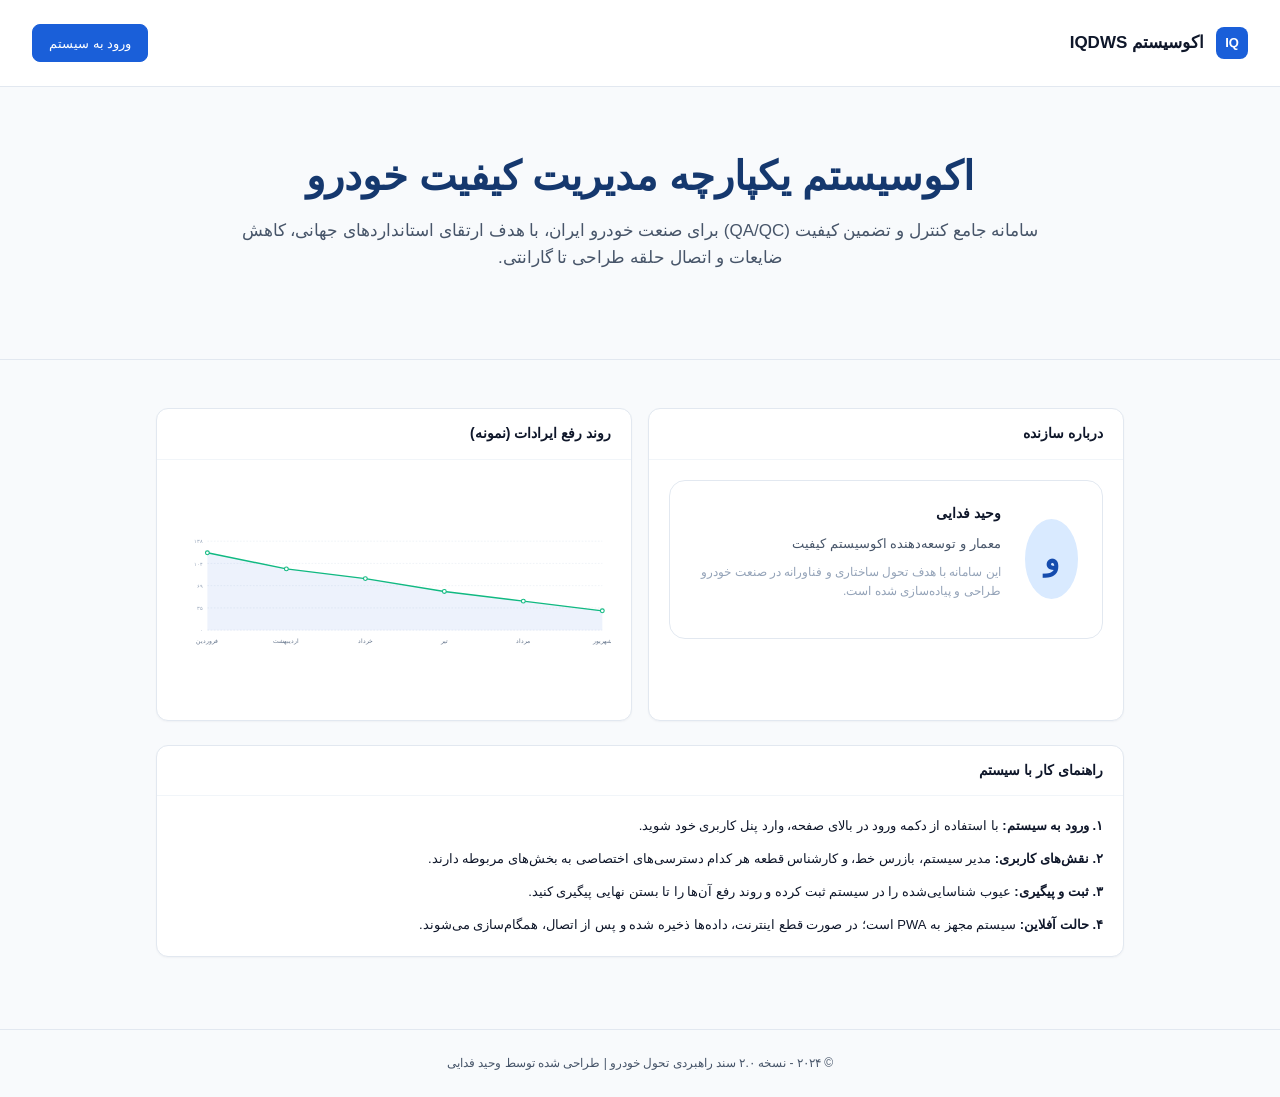
<file: index.html>
<!DOCTYPE html>
<html lang="fa" dir="rtl">
<head>
  <meta charset="UTF-8">
  <meta name="viewport" content="width=device-width, initial-scale=1.0">
  <title>IQDWS — اکوسیستم یکپارچه کیفیت خودرو</title>
  <link rel="manifest" href="manifest.json">
  <link rel="stylesheet" href="assets/css/tokens.css">
  <link rel="stylesheet" href="assets/css/base.css">
  <link rel="stylesheet" href="assets/css/components.css">
  <link rel="stylesheet" href="assets/css/layout.css">
  <link rel="stylesheet" href="assets/css/pages.css">
  <style>
    /* استایل اختصاصی صفحه فرود */
    .landing-header {
      padding: var(--space-6) var(--space-8); display: flex; justify-content: space-between; align-items: center;
      background: var(--surface-base); border-bottom: 1px solid var(--border-default);
    }
    .landing-hero {
      text-align: center; padding: var(--space-16) var(--space-4); background: var(--surface-subtle);
      border-bottom: 1px solid var(--border-default);
    }
    .landing-hero h1 { font-size: 2.5rem; margin-bottom: var(--space-4); color: var(--brand-900); }
    .landing-hero p { font-size: var(--font-size-lg); max-width: 800px; margin: 0 auto var(--space-6); color: var(--text-secondary); }
    .landing-content { max-width: 1000px; margin: 0 auto; padding: var(--space-12) var(--space-4); }
    .creator-card { display: flex; align-items: center; gap: var(--space-6); background: var(--surface-raised); padding: var(--space-6); border-radius: var(--radius-xl); border: 1px solid var(--border-default); }
    .creator-avatar { width: 80px; height: 80px; border-radius: 50%; background: var(--brand-100); color: var(--brand-700); display: flex; align-items: center; justify-content: center; font-size: 2rem; font-weight: bold; }
  </style>
</head>
<body>

  <!-- هدر ساده -->
  <header class="landing-header">
    <div class="flex items-center gap-3">
      <div class="sidebar-brand-logo">IQ</div>
      <span class="text-lg text-bold">اکوسیستم IQDWS</span>
    </div>
    <button class="btn btn-primary" id="btn-show-login">ورود به سیستم</button>
  </header>

  <!-- بخش هیرو -->
  <section class="landing-hero">
    <h1>اکوسیستم یکپارچه مدیریت کیفیت خودرو</h1>
    <p>سامانه جامع کنترل و تضمین کیفیت (QA/QC) برای صنعت خودرو ایران، با هدف ارتقای استانداردهای جهانی، کاهش ضایعات و اتصال حلقه طراحی تا گارانتی.</p>
  </section>

  <!-- محتوای اصلی -->
  <main class="landing-content">
    <div class="grid-2 mb-6">
      <!-- معرفی سازنده -->
      <div class="card">
        <div class="card-header"><h3 class="card-title">درباره سازنده</h3></div>
        <div class="card-body">
          <div class="creator-card">
            <div class="creator-avatar">و</div>
            <div>
              <h4 class="mb-1">وحید فدایی</h4>
              <p class="text-sm text-muted mb-2">معمار و توسعه‌دهنده اکوسیستم کیفیت</p>
              <p class="text-xs text-faint">این سامانه با هدف تحول ساختاری و فناورانه در صنعت خودرو طراحی و پیاده‌سازی شده است.</p>
            </div>
          </div>
        </div>
      </div>

      <!-- نمودار رفع ایرادات -->
      <div class="card">
        <div class="card-header"><h3 class="card-title">روند رفع ایرادات (نمونه)</h3></div>
        <div class="card-body" id="landing-chart"></div>
      </div>
    </div>

    <!-- راهنمای کار -->
    <div class="card mb-6">
      <div class="card-header"><h3 class="card-title">راهنمای کار با سیستم</h3></div>
      <div class="card-body">
        <ul class="flex flex-col gap-3 text-sm">
          <li><strong>۱. ورود به سیستم:</strong> با استفاده از دکمه ورود در بالای صفحه، وارد پنل کاربری خود شوید.</li>
          <li><strong>۲. نقش‌های کاربری:</strong> مدیر سیستم، بازرس خط، و کارشناس قطعه هر کدام دسترسی‌های اختصاصی به بخش‌های مربوطه دارند.</li>
          <li><strong>۳. ثبت و پیگیری:</strong> عیوب شناسایی‌شده را در سیستم ثبت کرده و روند رفع آن‌ها را تا بستن نهایی پیگیری کنید.</li>
          <li><strong>۴. حالت آفلاین:</strong> سیستم مجهز به PWA است؛ در صورت قطع اینترنت، داده‌ها ذخیره شده و پس از اتصال، همگام‌سازی می‌شوند.</li>
        </ul>
      </div>
    </div>
  </main>

  <!-- فوتر -->
  <footer class="text-center p-6 text-muted text-xs border-top" style="border-top: 1px solid var(--border-default);">
    &copy; ۲۰۲۴ - نسخه ۲.۰ سند راهبردی تحول خودرو | طراحی شده توسط وحید فدایی
  </footer>

  <script type="module" src="assets/js/pages/login.js"></script>
  <script>
    if ('serviceWorker' in navigator) { navigator.serviceWorker.register('./sw.js'); }
  </script>
</body>
</html>
</file>
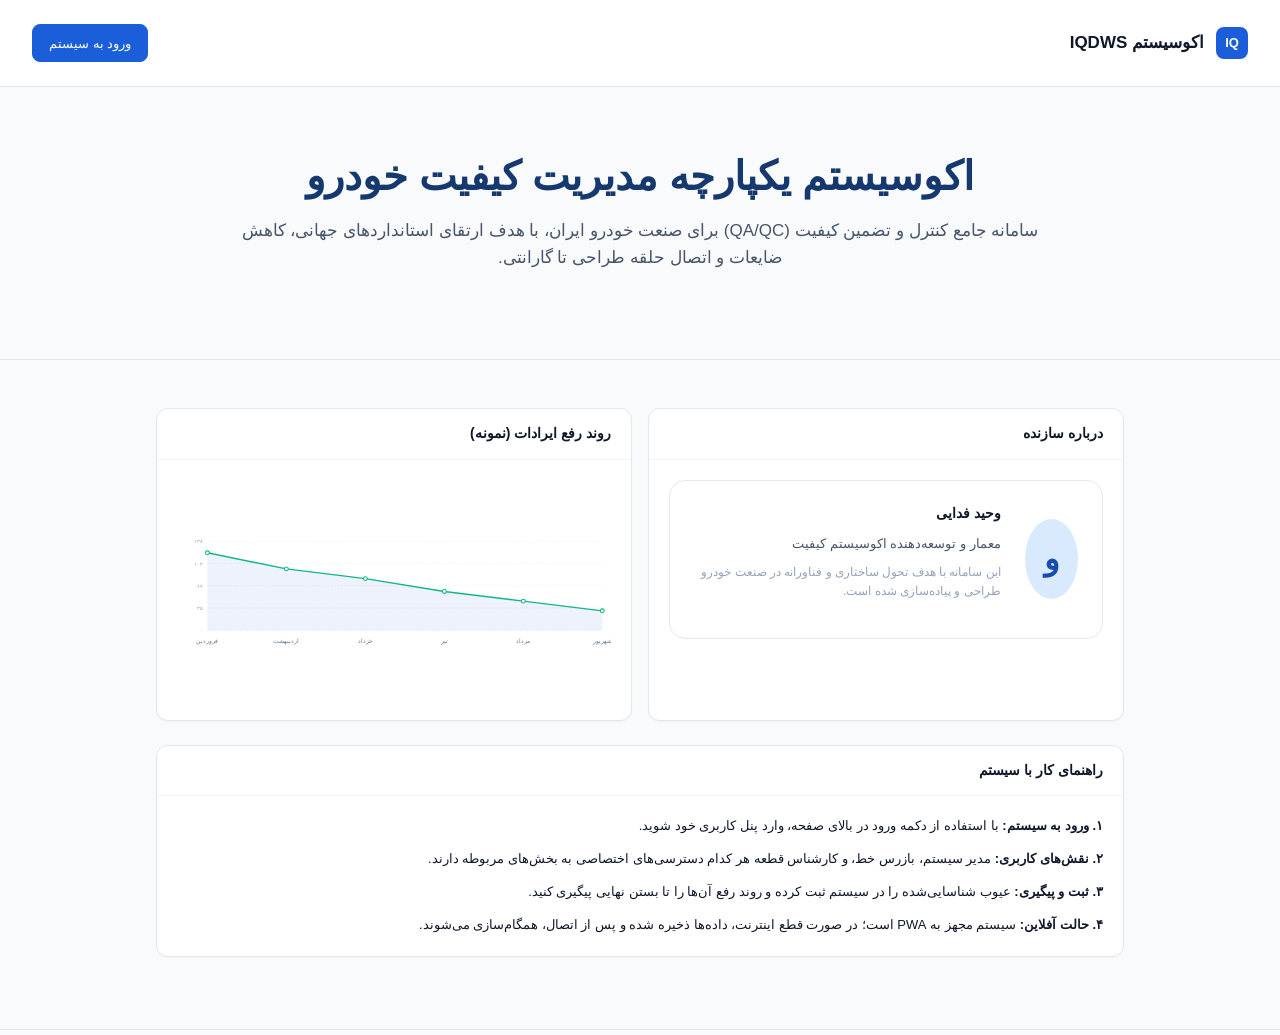
<file: admin.html>
<!DOCTYPE html>
<html lang="fa" dir="rtl">
<head>
  <meta charset="UTF-8">
  <meta name="viewport" content="width=device-width, initial-scale=1.0">
  <title>IQDWS — مدیریت سیستم</title>
  <link rel="manifest" href="manifest.json">
  <link rel="stylesheet" href="assets/css/tokens.css">
  <link rel="stylesheet" href="assets/css/base.css">
  <link rel="stylesheet" href="assets/css/components.css">
  <link rel="stylesheet" href="assets/css/layout.css">
  <link rel="stylesheet" href="assets/css/pages.css">
</head>
<body>
  <div id="app-shell" class="app-shell">
    <main class="app-main">
      <div class="app-main-inner">

        <!-- ▼▼▼ محتوای فعلی admin.html را اینجا قرار دهید — بدون تغییر ▼▼▼ -->
        <!-- ▲▲▲ پایان محتوای فعلی ▲▲▲ -->

      </div>
    </main>
  </div>

  <script type="module" src="assets/js/pages/admin.js"></script>
  <script>
    if ('serviceWorker' in navigator) {
      navigator.serviceWorker.register('sw.js');
    }
  </script>
</body>
</html>
</file>
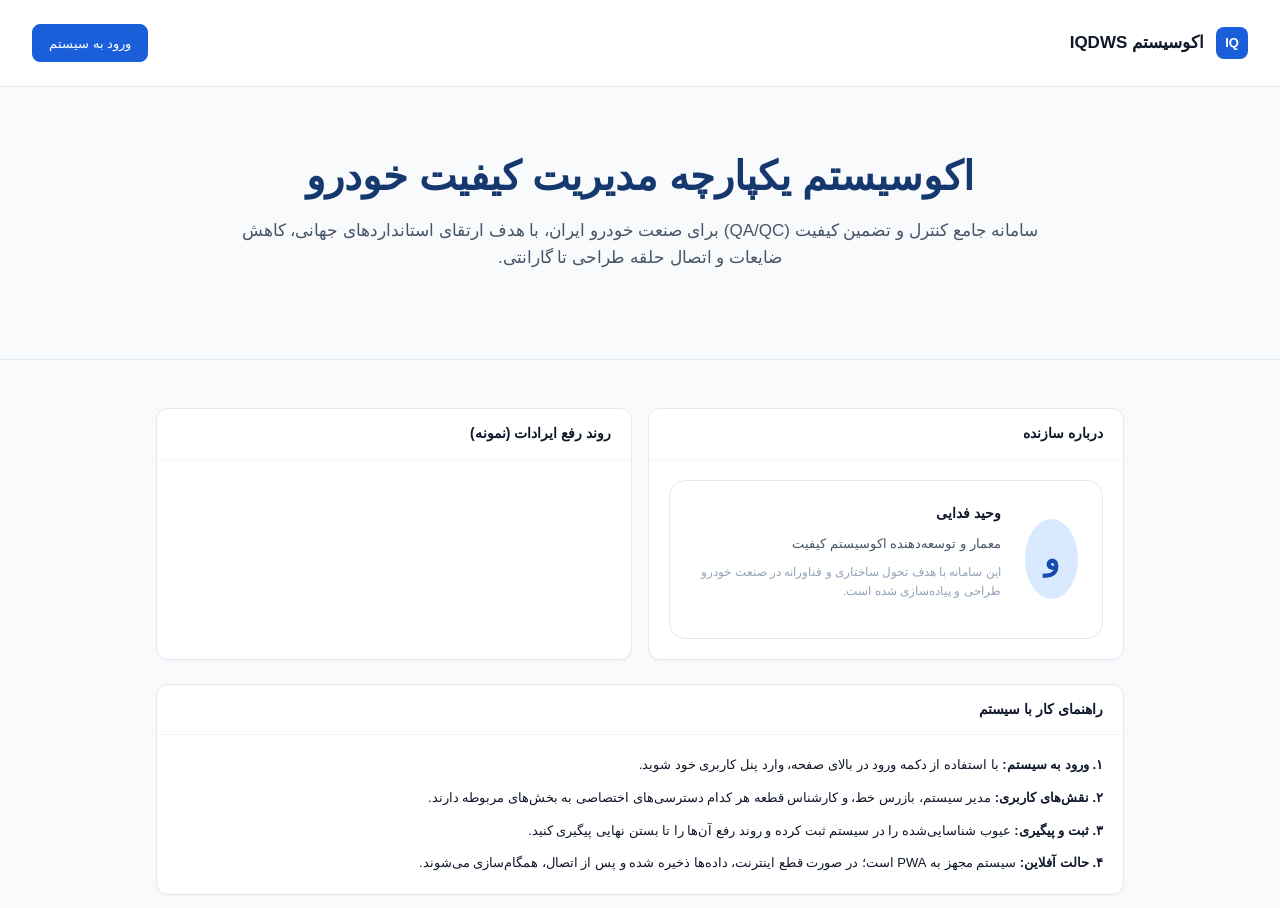
<file: main.html>
<!DOCTYPE html>
<html lang="fa" dir="rtl">
<head>
  <meta charset="UTF-8">
  <meta name="viewport" content="width=device-width, initial-scale=1.0">
  <title>IQDWS — داشبورد</title>
  <link rel="manifest" href="manifest.json">
  <link rel="stylesheet" href="assets/css/tokens.css">
  <link rel="stylesheet" href="assets/css/base.css">
  <link rel="stylesheet" href="assets/css/components.css">
  <link rel="stylesheet" href="assets/css/layout.css">
  <link rel="stylesheet" href="assets/css/pages.css">
</head>
<body>
  <div id="app-shell" class="app-shell">
    <main class="app-main">
      <div class="app-main-inner">

        <!-- Page header -->
        <div class="page-header">
          <div>
            <h1 class="page-title">داشبورد اکوسیستم کیفیت</h1>
            <p class="page-subtitle">نمای کلی وضعیت کیفیت — ۷ روز گذشته</p>
          </div>
          <div class="page-actions">
            <button class="btn btn-secondary" disabled title="در فاز ۷ فعال می‌شود">
              خروجی گزارش
            </button>
            <button class="btn btn-primary" id="refresh-dashboard">
              🔄 به‌روزرسانی
            </button>
          </div>
        </div>

        <!-- KPI cards -->
        <div class="grid-kpi" id="kpi-grid"></div>

        <!-- Charts -->
        <div class="grid-2" style="margin-bottom: var(--space-6);">
          <div class="card">
            <div class="card-header">
              <h3 class="card-title">روند عیوب — ۷ روز اخیر</h3>
            </div>
            <div class="card-body" id="chart-trend"></div>
          </div>
          <div class="card">
            <div class="card-header">
              <h3 class="card-title">توزیع عیوب بر اساس شدت</h3>
            </div>
            <div class="card-body" id="chart-severity"></div>
          </div>
        </div>

        <!-- Lists -->
        <div class="grid-2" style="margin-bottom: var(--space-6);">
          <div class="card">
            <div class="card-header">
              <h3 class="card-title">هشدارهای QAN فعال</h3>
              <a href="modules/_stub.html?key=ncr&label=NCR" class="btn btn-ghost btn-sm">مشاهده همه</a>
            </div>
            <div class="card-body" id="qan-list"></div>
          </div>
          <div class="card">
            <div class="card-header">
              <h3 class="card-title">آخرین NCRها</h3>
              <a href="modules/_stub.html?key=ncr&label=NCR" class="btn btn-ghost btn-sm">مشاهده همه</a>
            </div>
            <div class="card-body" id="ncr-list"></div>
          </div>
        </div>

        <!-- Quick access -->
        <div class="card" style="margin-bottom: var(--space-6);">
          <div class="card-header">
            <h3 class="card-title">دسترسی سریع</h3>
          </div>
          <div class="card-body">
            <div class="grid-3" id="quick-access"></div>
          </div>
        </div>

        <!-- ▼▼▼ محتوای فعلی main.html را اینجا قرار دهید — بدون تغییر ▼▼▼ -->
        <!--
          محتوای «سامانه مادر IQDWS» و آپلود خروج فعلی را دقیقاً همین‌جا
          (داخل این div) قرار دهید. هیچ چیزی از آن حذف یا تغییر نکنید.
          در فاز بعدی در صورت نیاز، استایل‌های inline آن را به pages.css
          منتقل می‌کنیم.
        -->
        <div id="legacy-content"></div>
        <!-- ▲▲▲ پایان محتوای فعلی ▲▲▲ -->

      </div>
    </main>
  </div>

  <script type="module" src="assets/js/pages/main.js"></script>
  <script>
    if ('serviceWorker' in navigator) {
      navigator.serviceWorker.register('sw.js');
    }
  </script>
</body>
</html>
</file>
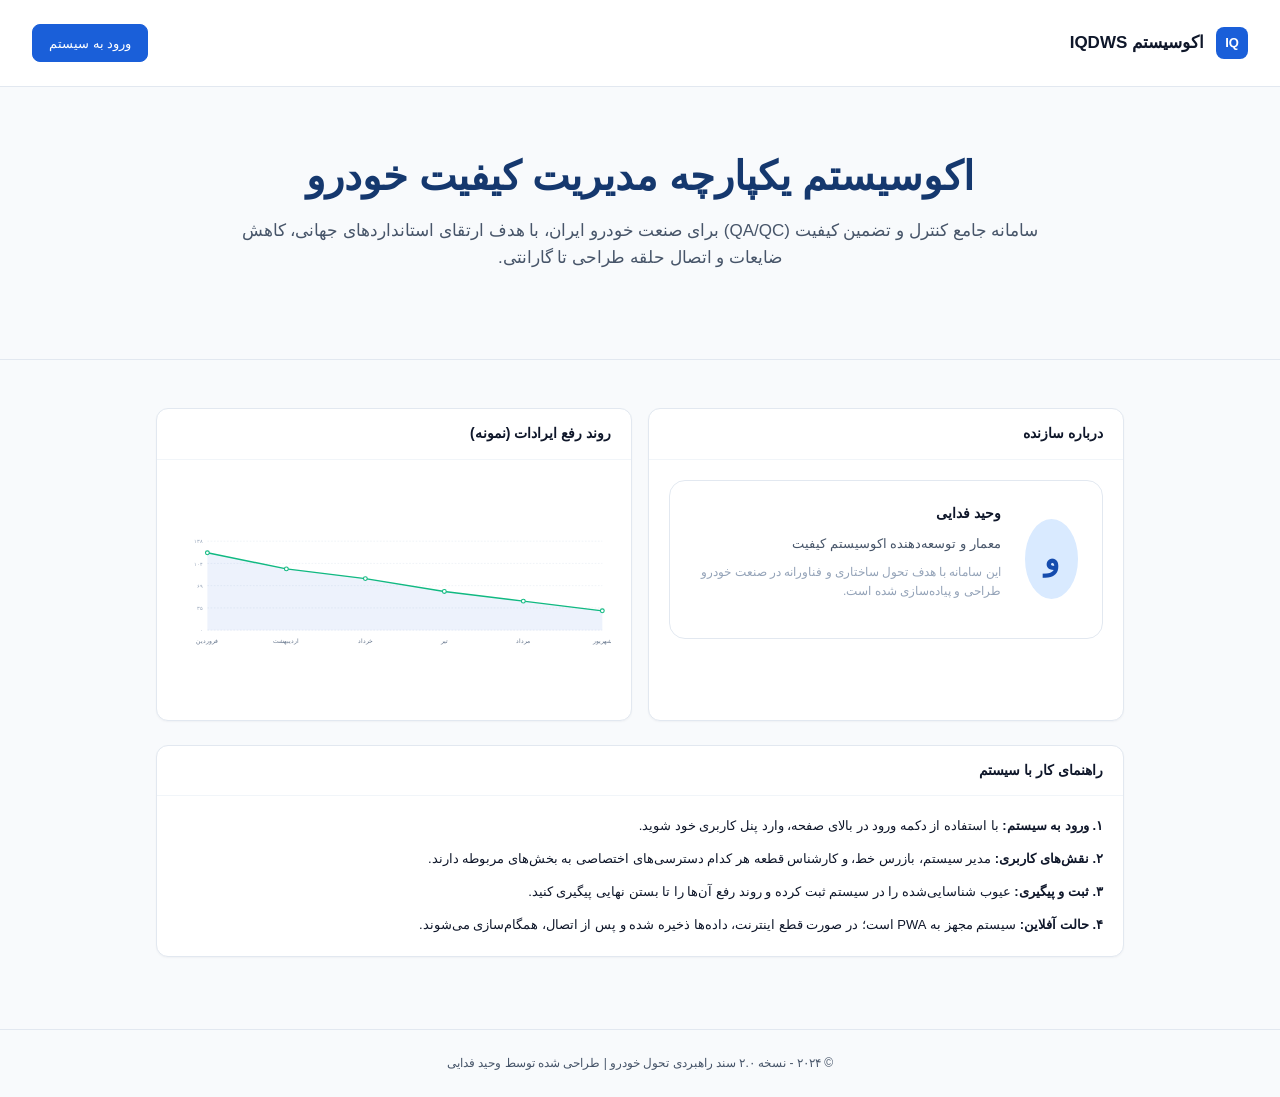
<file: supplier.html>
<!DOCTYPE html>
<html lang="fa" dir="rtl">
<head>
  <meta charset="UTF-8">
  <meta name="viewport" content="width=device-width, initial-scale=1.0">
  <title>IQDWS — پورتال تأمین‌کننده</title>
  <link rel="manifest" href="manifest.json">
  <link rel="stylesheet" href="assets/css/tokens.css">
  <link rel="stylesheet" href="assets/css/base.css">
  <link rel="stylesheet" href="assets/css/components.css">
  <link rel="stylesheet" href="assets/css/layout.css">
  <link rel="stylesheet" href="assets/css/pages.css">
</head>
<body>
  <div id="app-shell" class="app-shell">
    <main class="app-main">
      <div class="app-main-inner">

        <!-- ▼▼▼ محتوای فعلی supplier.html را اینجا قرار دهید — بدون تغییر ▼▼▼ -->
        <!-- ▲▲▲ پایان محتوای فعلی ▲▲▲ -->

      </div>
    </main>
  </div>

  <script type="module" src="assets/js/pages/supplier.js"></script>
  <script>
    if ('serviceWorker' in navigator) {
      navigator.serviceWorker.register('sw.js');
    }
  </script>
</body>
</html>
</file>
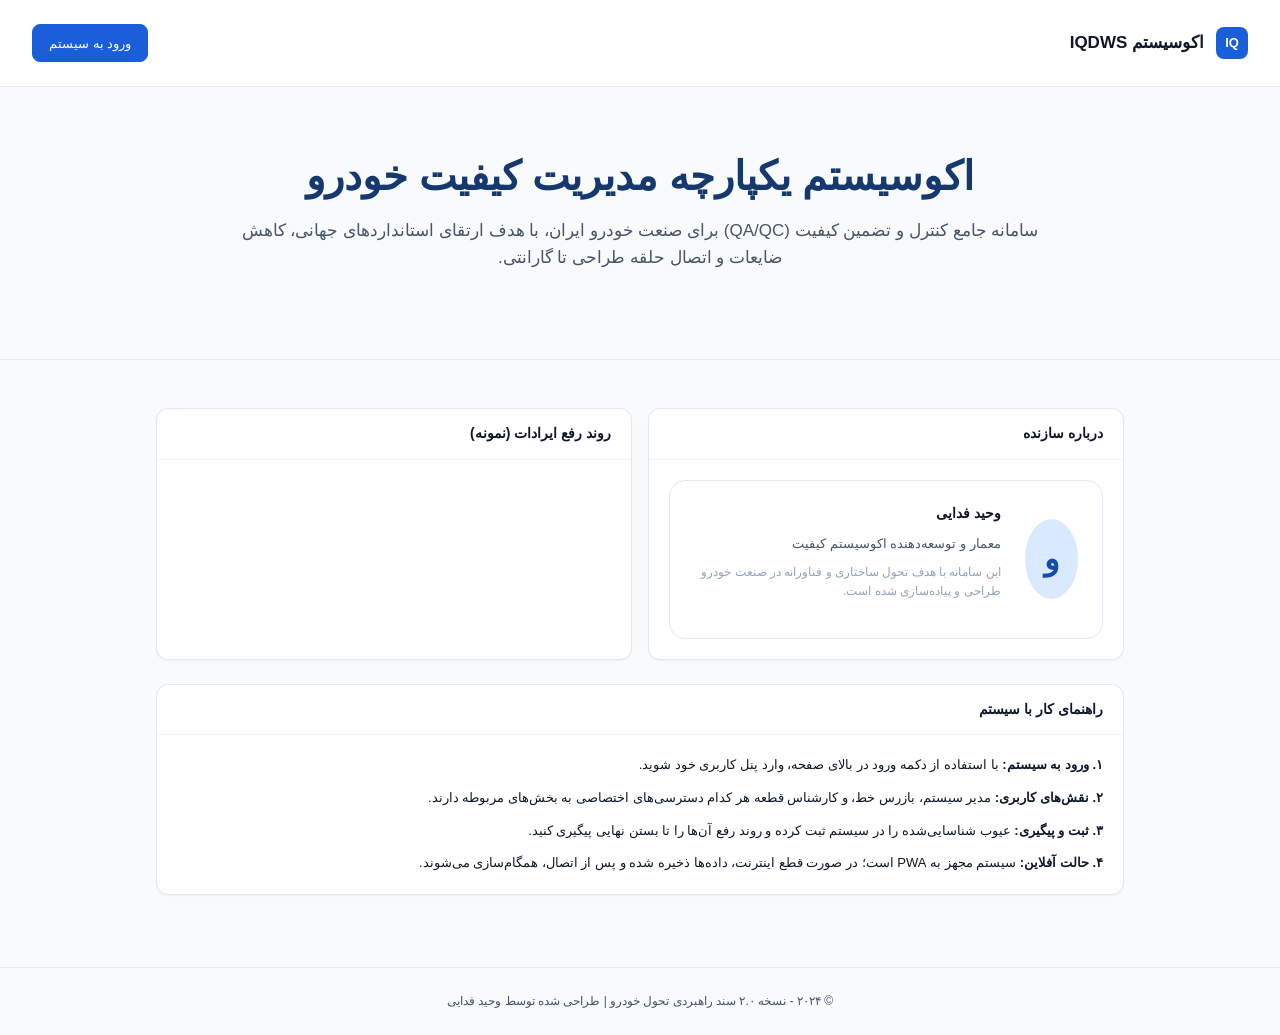
<file: modules/_stub.html>
<!DOCTYPE html>
<html lang="fa" dir="rtl">
<head>
  <meta charset="UTF-8">
  <meta name="viewport" content="width=device-width, initial-scale=1.0">
  <title>IQDWS — ماژول در حال ساخت</title>
  <link rel="manifest" href="../manifest.json">
  <link rel="stylesheet" href="../assets/css/tokens.css">
  <link rel="stylesheet" href="../assets/css/base.css">
  <link rel="stylesheet" href="../assets/css/components.css">
  <link rel="stylesheet" href="../assets/css/layout.css">
  <link rel="stylesheet" href="../assets/css/pages.css">
</head>
<body>
  <div id="app-shell" class="app-shell">
    <main class="app-main">
      <div class="app-main-inner">
        <div class="card">
          <div class="card-body">
            <div class="empty-state">
              <div class="empty-state-icon">🚧</div>
              <div class="empty-state-title" id="stub-title">این ماژول به زودی اضافه می‌شود</div>
              <div class="empty-state-desc" id="stub-desc">
                این بخش در فازهای بعدی اکوسیستم کیفیت پیاده‌سازی خواهد شد.
              </div>
              <div class="mt-4">
                <a href="../main.html" class="btn btn-primary">بازگشت به داشبورد</a>
              </div>
            </div>
          </div>
        </div>
      </div>
    </main>
  </div>
  <script type="module">
    import { mountShell } from '../assets/js/shell.js';
    import { store } from '../assets/js/store.js';
    const session = await store.getSession();
    if (session) store.set('session', session);
    mountShell();
    const params = new URLSearchParams(location.search);
    const label = params.get('label');
    if (label) {
      document.getElementById('stub-title').textContent = `ماژول «${label}» به زودی اضافه می‌شود`;
    }
  </script>
</body>
</html>
</file>
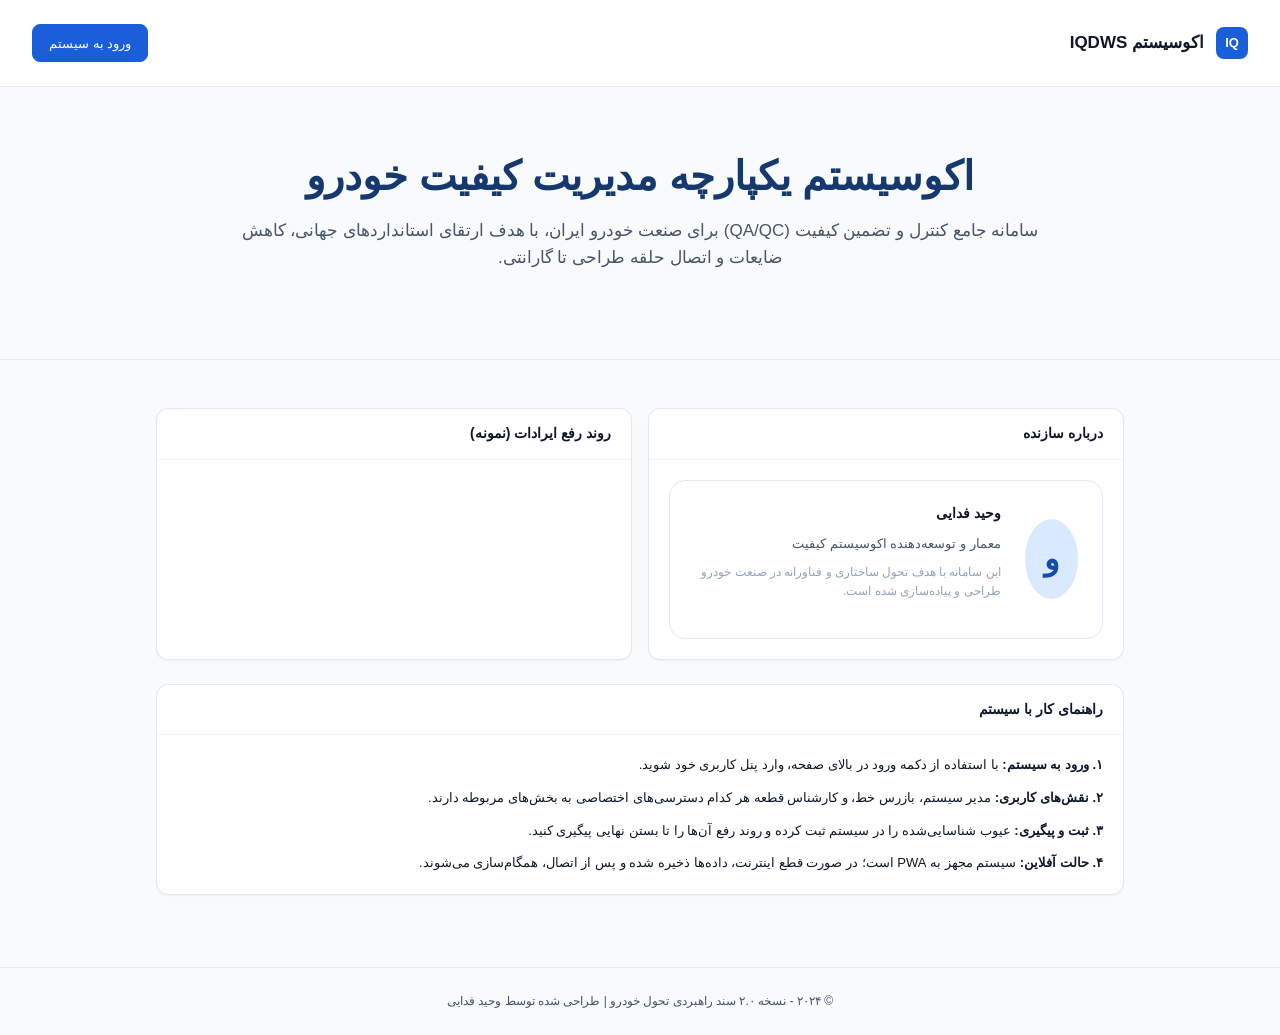
<file: modules/qc/inspection.html>
<!DOCTYPE html>
<html lang="fa" dir="rtl">
<head>
  <meta charset="UTF-8">
  <meta name="viewport" content="width=device-width, initial-scale=1.0">
  <title>IQDWS — بازرسی و خودکنترلی</title>
  <link rel="manifest" href="../../manifest.json">
  <link rel="stylesheet" href="../../assets/css/tokens.css">
  <link rel="stylesheet" href="../../assets/css/base.css">
  <link rel="stylesheet" href="../../assets/css/components.css">
  <link rel="stylesheet" href="../../assets/css/layout.css">
  <link rel="stylesheet" href="../../assets/css/pages.css">
</head>
<body>
  <div id="app-shell" class="app-shell">
    <main class="app-main">
      <div class="app-main-inner">
        <div class="page-header">
          <div>
            <h1 class="page-title">گزارش عملکرد خودکنترلی اپراتوران</h1>
            <p class="page-subtitle">ثبت نمرات کیفی خط مونتاژ و تکمیل‌کاری</p>
          </div>
          <div class="page-actions">
            <button class="btn btn-primary" id="btn-create-inspection">➕ ثبت نمره جدید</button>
          </div>
        </div>

        <div class="grid-2 mb-6">
          <div class="card">
            <div class="card-header"><h3 class="card-title">خلاصه عملکرد گروه شما</h3></div>
            <div class="card-body">
               <div class="flex justify-between items-center mb-4">
                  <span class="text-muted">میانگین نمره خودکنترلی:</span>
                  <span class="score-badge" id="avg-score">۰</span>
               </div>
               <div class="flex justify-between items-center">
                  <span class="text-muted">تعداد ارزیابی‌های امروز:</span>
                  <span class="text-bold" id="total-evals">۰</span>
               </div>
            </div>
          </div>
        </div>

        <div class="card">
          <div class="card-header"><h3 class="card-title">لیست پرسنل و نمرات</h3></div>
          <div class="card-body" id="inspection-table-container"></div>
        </div>
      </div>
    </main>
  </div>
  <script type="module" src="../../assets/js/pages/inspection.js"></script>
</body>
</html>
</file>
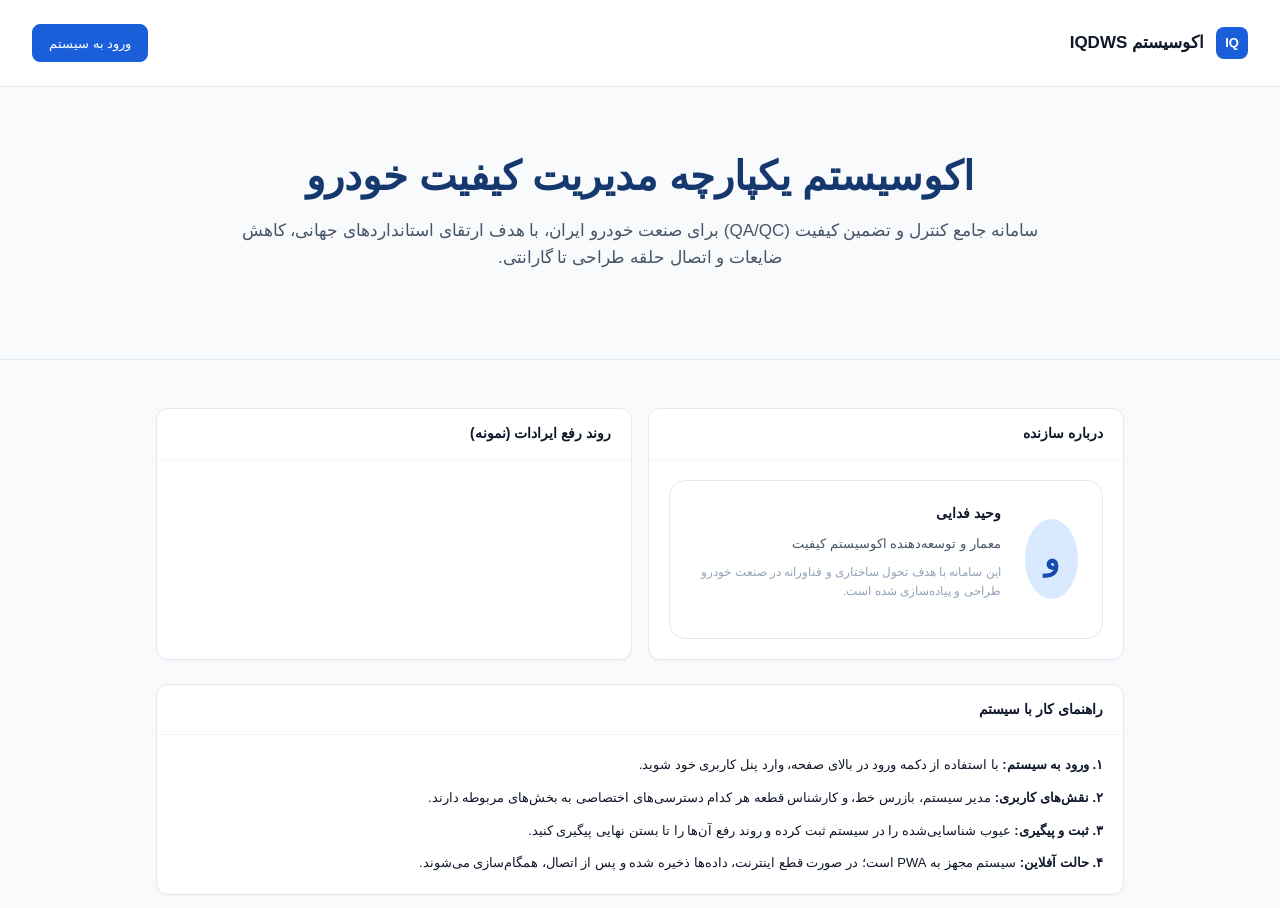
<file: modules/qc/ncr.html>
<!DOCTYPE html>
<html lang="fa" dir="rtl">
<head>
  <meta charset="UTF-8">
  <meta name="viewport" content="width=device-width, initial-scale=1.0">
  <title>IQDWS — مدیریت ایرادات (NCR)</title>
  <link rel="manifest" href="../../manifest.json">
  <link rel="stylesheet" href="../../assets/css/tokens.css">
  <link rel="stylesheet" href="../../assets/css/base.css">
  <link rel="stylesheet" href="../../assets/css/components.css">
  <link rel="stylesheet" href="../../assets/css/layout.css">
  <link rel="stylesheet" href="../../assets/css/pages.css">
</head>
<body>
  <div id="app-shell" class="app-shell">
    <main class="app-main">
      <div class="app-main-inner">
        <div class="page-header">
          <div>
            <h1 class="page-title">مدیریت ایرادات (NCR)</h1>
            <p class="page-subtitle">گردش کار ثبت، بررسی و بستن ایرادات خط تولید</p>
          </div>
          <div class="page-actions">
            <!-- دکمه ثبت فقط برای بازرس و ادمین نمایش داده می شود -->
            <button class="btn btn-primary" id="btn-create-ncr" style="display:none;">➕ ثبت ایراد جدید</button>
          </div>
        </div>

        <div class="card">
          <div class="card-body" id="ncr-table-container">
            <!-- جدول اینجا لود می‌شود -->
          </div>
        </div>
      </div>
    </main>
  </div>

  <script type="module" src="../../assets/js/pages/ncr.js"></script>
</body>
</html>
</file>
<file: assets/css/tokens.css>
/**
 * Design Tokens — IQDWS Quality Ecosystem
 * تنها جای تعریف رنگ، فونت، فاصله، سایه و اندازه.
 * برای تغییر تم فقط همین فایل را ویرایش کنید.
 */
:root {
  /* Brand — آبی صنعتی */
  --brand-50:  #eef6ff;  --brand-100: #d9eaff;  --brand-200: #bcdaff;
  --brand-300: #8ec2ff;  --brand-400: #599fff;  --brand-500: #2f7bf6;
  --brand-600: #1a5fd9;  --brand-700: #154cae;  --brand-800: #154089;
  --brand-900: #15386e;

  /* Semantic */
  --success-50: #ecfdf5; --success-500: #10b981; --success-600: #059669; --success-700: #047857;
  --warning-50: #fffbeb; --warning-500: #f59e0b; --warning-600: #d97706; --warning-700: #b45309;
  --danger-50:  #fef2f2; --danger-500:  #ef4444; --danger-600:  #dc2626; --danger-700:  #b91c1c;

  /* Neutral */
  --gray-0:   #ffffff; --gray-25:  #fcfcfd; --gray-50:  #f8fafc;
  --gray-100: #f1f5f9; --gray-200: #e2e8f0; --gray-300: #cbd5e1;
  --gray-400: #94a3b8; --gray-500: #64748b; --gray-600: #475569;
  --gray-700: #334155; --gray-800: #1e293b; --gray-900: #0f172a;
  --gray-950: #020617;

  /* Surfaces */
  --surface-base:    var(--gray-0);
  --surface-subtle:  var(--gray-50);
  --surface-muted:   var(--gray-100);
  --surface-raised:  var(--gray-0);
  --surface-overlay: rgba(15, 23, 42, 0.55);

  /* Text */
  --text-primary:   var(--gray-900);
  --text-secondary: var(--gray-600);
  --text-tertiary:  var(--gray-400);
  --text-inverse:   var(--gray-0);
  --text-link:      var(--brand-600);

  /* Border */
  --border-subtle:  var(--gray-100);
  --border-default: var(--gray-200);
  --border-strong:  var(--gray-300);
  --border-focus:   var(--brand-500);

  /* Typography */
  --font-family: "Vazirmatn", "IRANSans", "Segoe UI", Tahoma, sans-serif;
  --font-family-mono: "JetBrains Mono", "Fira Code", monospace;
  --font-size-2xs: 0.6875rem; --font-size-xs:  0.75rem;
  --font-size-sm:  0.8125rem; --font-size-md:  0.875rem;
  --font-size-base:0.9375rem; --font-size-lg:  1.0625rem;
  --font-size-xl:  1.25rem;   --font-size-2xl: 1.5rem;
  --font-size-3xl: 1.875rem;
  --font-weight-normal:   400; --font-weight-medium:   500;
  --font-weight-semibold: 600; --font-weight-bold:     700;
  --line-height-tight: 1.25;   --line-height-base:  1.6;

  /* Spacing */
  --space-0: 0;       --space-1: 0.25rem; --space-2: 0.5rem;
  --space-3: 0.75rem; --space-4: 1rem;    --space-5: 1.25rem;
  --space-6: 1.5rem;  --space-8: 2rem;    --space-10: 2.5rem;
  --space-12: 3rem;   --space-16: 4rem;

  /* Radius */
  --radius-xs: 4px; --radius-sm: 6px; --radius-md: 8px;
  --radius-lg: 12px; --radius-xl: 16px; --radius-full: 9999px;

  /* Shadows */
  --shadow-xs: 0 1px 2px rgba(15,23,42,.04);
  --shadow-sm: 0 1px 3px rgba(15,23,42,.06);
  --shadow-md: 0 4px 6px -1px rgba(15,23,42,.08);
  --shadow-lg: 0 10px 15px -3px rgba(15,23,42,.08);
  --shadow-xl: 0 20px 25px -5px rgba(15,23,42,.10);
  --shadow-focus: 0 0 0 3px rgba(47,123,246,.25);

  /* Transitions */
  --transition-fast: 120ms ease;
  --transition-base: 200ms ease;
  --transition-slow: 320ms ease;

  /* Z-Index */
  --z-base: 1; --z-dropdown: 100; --z-sticky: 200;
  --z-overlay: 300; --z-modal: 400; --z-toast: 500;

  /* Layout */
  --sidebar-width: 260px;
  --header-height: 60px;
  --content-max-width: 1440px;
}
</file>
<file: assets/css/base.css>
/**
 * Base — ریست، تایپوگرافی فارسی، RTL، اسکرول‌بار، یوتیلیتی‌های پایه
 */
*, *::before, *::after { box-sizing: border-box; }
html, body { margin: 0; padding: 0; }
html { font-size: 16px; -webkit-text-size-adjust: 100%; }

body {
  font-family: var(--font-family);
  font-size: var(--font-size-base);
  line-height: var(--line-height-base);
  color: var(--text-primary);
  background: var(--surface-subtle);
  -webkit-font-smoothing: antialiased;
  min-height: 100vh;
  direction: rtl;
  text-align: right;
  overflow-x: hidden;
}

h1,h2,h3,h4,h5,h6 { margin: 0 0 var(--space-3); font-weight: var(--font-weight-semibold); line-height: var(--line-height-tight); }
h1 { font-size: var(--font-size-2xl); }
h2 { font-size: var(--font-size-xl); }
h3 { font-size: var(--font-size-lg); }
h4 { font-size: var(--font-size-md); }

p { margin: 0 0 var(--space-3); color: var(--text-secondary); }
a { color: var(--text-link); text-decoration: none; transition: color var(--transition-fast); }
a:hover { color: var(--brand-700); text-decoration: underline; text-underline-offset: 3px; }
strong, b { font-weight: var(--font-weight-semibold); }
small { font-size: var(--font-size-xs); }
code, pre { font-family: var(--font-family-mono); font-size: .9em; background: var(--surface-muted); padding: .15em .4em; border-radius: var(--radius-xs); }
hr { border: 0; border-top: 1px solid var(--border-default); margin: var(--space-6) 0; }

input, select, textarea, button { font-family: inherit; font-size: inherit; }
button { cursor: pointer; background: none; border: none; padding: 0; color: inherit; }
ul, ol { margin: 0; padding: 0; list-style: none; }
img, svg { display: block; max-width: 100%; }

:focus { outline: none; }
:focus-visible { outline: 2px solid var(--border-focus); outline-offset: 2px; border-radius: var(--radius-xs); }
::selection { background: var(--brand-100); color: var(--brand-900); }

::-webkit-scrollbar { width: 10px; height: 10px; }
::-webkit-scrollbar-track { background: transparent; }
::-webkit-scrollbar-thumb { background: var(--gray-300); border-radius: var(--radius-full); border: 2px solid var(--surface-base); }
::-webkit-scrollbar-thumb:hover { background: var(--gray-400); }

/* Utilities */
.hidden { display: none !important; }
.sr-only { position: absolute; width: 1px; height: 1px; padding: 0; margin: -1px; overflow: hidden; clip: rect(0,0,0,0); white-space: nowrap; border: 0; }
.flex { display: flex; } .flex-col { flex-direction: column; }
.items-center { align-items: center; } .items-start { align-items: flex-start; }
.justify-between { justify-content: space-between; } .justify-center { justify-content: center; }
.flex-wrap { flex-wrap: wrap; } .flex-1 { flex: 1 1 0%; }
.gap-1 { gap: var(--space-1); } .gap-2 { gap: var(--space-2); }
.gap-3 { gap: var(--space-3); } .gap-4 { gap: var(--space-4); }
.gap-6 { gap: var(--space-6); }
.text-center { text-align: center; } .text-start { text-align: right; } .text-end { text-align: left; }
.text-xs { font-size: var(--font-size-xs); } .text-sm { font-size: var(--font-size-sm); }
.text-md { font-size: var(--font-size-md); } .text-lg { font-size: var(--font-size-lg); }
.text-muted { color: var(--text-secondary); } .text-faint { color: var(--text-tertiary); }
.text-success { color: var(--success-600); } .text-warning { color: var(--warning-600); }
.text-danger { color: var(--danger-600); } .text-bold { font-weight: var(--font-weight-semibold); }
.text-mono { font-family: var(--font-family-mono); }
.mt-0{margin-top:0}.mt-2{margin-top:var(--space-2)}.mt-4{margin-top:var(--space-4)}.mt-6{margin-top:var(--space-6)}
.mb-0{margin-bottom:0}.mb-2{margin-bottom:var(--space-2)}.mb-4{margin-bottom:var(--space-4)}.mb-6{margin-bottom:var(--space-6)}
.p-2{padding:var(--space-2)}.p-4{padding:var(--space-4)}.p-6{padding:var(--space-6)}

/* Animations */
@keyframes spin { to { transform: rotate(360deg); } }
@keyframes pulse { 0%,100%{opacity:1} 50%{opacity:.5} }
@keyframes fadeIn { from{opacity:0} to{opacity:1} }
@keyframes slideUp { from{opacity:0;transform:translateY(8px)} to{opacity:1;transform:translateY(0)} }
</file>
<file: assets/css/components.css>
/**
 * Components — دکمه، کارت، KPI، بج، فرم، جدول، مودال، Toast، تب، Empty، Breadcrumb
 */

/* Buttons */
.btn {
  display: inline-flex; align-items: center; justify-content: center;
  gap: var(--space-2); height: 38px; padding: 0 var(--space-4);
  border-radius: var(--radius-md); font-size: var(--font-size-sm);
  font-weight: var(--font-weight-medium); line-height: 1; white-space: nowrap;
  border: 1px solid transparent;
  transition: background-color var(--transition-fast), border-color var(--transition-fast), color var(--transition-fast), box-shadow var(--transition-fast);
}
.btn:disabled { opacity: .5; cursor: not-allowed; }
.btn:not(:disabled):active { transform: translateY(1px); }
.btn-primary { background: var(--brand-600); color: var(--text-inverse); border-color: var(--brand-600); }
.btn-primary:not(:disabled):hover { background: var(--brand-700); border-color: var(--brand-700); }
.btn-secondary { background: var(--surface-base); color: var(--text-primary); border-color: var(--border-strong); }
.btn-secondary:not(:disabled):hover { background: var(--surface-muted); }
.btn-ghost { background: transparent; color: var(--text-secondary); }
.btn-ghost:not(:disabled):hover { background: var(--surface-muted); color: var(--text-primary); }
.btn-danger { background: var(--danger-600); color: var(--text-inverse); border-color: var(--danger-600); }
.btn-danger:not(:disabled):hover { background: var(--danger-700); }
.btn-sm { height: 30px; padding: 0 var(--space-3); font-size: var(--font-size-xs); }
.btn-lg { height: 46px; padding: 0 var(--space-6); font-size: var(--font-size-md); }
.btn-icon { width: 38px; padding: 0; }
.btn-icon.btn-sm { width: 30px; }

/* Cards */
.card { background: var(--surface-raised); border: 1px solid var(--border-default); border-radius: var(--radius-lg); box-shadow: var(--shadow-xs); overflow: hidden; }
.card-body { padding: var(--space-5); }
.card-header { padding: var(--space-4) var(--space-5); border-bottom: 1px solid var(--border-subtle); display: flex; align-items: center; justify-content: space-between; gap: var(--space-3); }
.card-title { margin: 0; font-size: var(--font-size-md); font-weight: var(--font-weight-semibold); }

/* KPI Card */
.kpi-card { background: var(--surface-raised); border: 1px solid var(--border-default); border-radius: var(--radius-lg); padding: var(--space-5); display: flex; flex-direction: column; gap: var(--space-2); position: relative; overflow: hidden; transition: border-color var(--transition-base), box-shadow var(--transition-base); }
.kpi-card:hover { border-color: var(--border-strong); box-shadow: var(--shadow-sm); }
.kpi-card::before { content: ''; position: absolute; inset-inline-start: 0; top: 0; bottom: 0; width: 4px; background: var(--brand-500); }
.kpi-card.kpi-success::before { background: var(--success-500); }
.kpi-card.kpi-warning::before { background: var(--warning-500); }
.kpi-card.kpi-danger::before  { background: var(--danger-500); }
.kpi-label { font-size: var(--font-size-xs); color: var(--text-secondary); font-weight: var(--font-weight-medium); }
.kpi-value { font-size: var(--font-size-3xl); font-weight: var(--font-weight-bold); line-height: 1; font-variant-numeric: tabular-nums; }
.kpi-trend { display: inline-flex; align-items: center; gap: var(--space-1); font-size: var(--font-size-xs); font-weight: var(--font-weight-medium); }
.kpi-trend.up { color: var(--success-600); }
.kpi-trend.down { color: var(--danger-600); }
.kpi-trend.flat { color: var(--text-tertiary); }

/* Badges */
.badge { display: inline-flex; align-items: center; gap: var(--space-1); height: 22px; padding: 0 var(--space-2); border-radius: var(--radius-full); font-size: var(--font-size-2xs); font-weight: var(--font-weight-medium); line-height: 1; white-space: nowrap; }
.badge-neutral { background: var(--gray-100); color: var(--gray-700); }
.badge-success { background: var(--success-50); color: var(--success-700); }
.badge-warning { background: var(--warning-50); color: var(--warning-700); }
.badge-danger  { background: var(--danger-50);  color: var(--danger-700); }
.badge-info    { background: var(--brand-50);   color: var(--brand-700); }
.badge-dot { width: 6px; height: 6px; border-radius: var(--radius-full); background: currentColor; }

/* Forms */
.form-group { margin-bottom: var(--space-4); }
.form-label { display: block; font-size: var(--font-size-sm); font-weight: var(--font-weight-medium); margin-bottom: var(--space-2); }
.form-label .required { color: var(--danger-600); margin-inline-start: 2px; }
.form-hint { display: block; font-size: var(--font-size-xs); color: var(--text-tertiary); margin-top: var(--space-1); }
.form-error { display: block; font-size: var(--font-size-xs); color: var(--danger-600); margin-top: var(--space-1); }
.input, .select, .textarea { display: block; width: 100%; height: 38px; padding: 0 var(--space-3); background: var(--surface-base); border: 1px solid var(--border-strong); border-radius: var(--radius-md); color: var(--text-primary); font-size: var(--font-size-sm); transition: border-color var(--transition-fast), box-shadow var(--transition-fast); }
.input:hover, .select:hover, .textarea:hover { border-color: var(--gray-400); }
.input:focus, .select:focus, .textarea:focus { outline: none; border-color: var(--border-focus); box-shadow: var(--shadow-focus); }
.input:disabled, .select:disabled, .textarea:disabled { background: var(--surface-muted); color: var(--text-tertiary); cursor: not-allowed; }
.input.is-error, .select.is-error, .textarea.is-error { border-color: var(--danger-500); }
.textarea { height: auto; min-height: 90px; padding: var(--space-2) var(--space-3); resize: vertical; }
.select { appearance: none; background-image: url("data:image/svg+xml;charset=utf-8,%3Csvg xmlns='http://www.w3.org/2000/svg' width='12' height='12' viewBox='0 0 12 12'%3E%3Cpath fill='none' stroke='%2364748b' stroke-width='1.5' stroke-linecap='round' d='M3 4.5l3 3 3-3'/%3E%3C/svg%3E"); background-repeat: no-repeat; background-position: left var(--space-3) center; padding-inline-end: var(--space-8); }
.checkbox, .radio { display: inline-flex; align-items: center; gap: var(--space-2); font-size: var(--font-size-sm); cursor: pointer; user-select: none; }
.checkbox input, .radio input { width: 16px; height: 16px; accent-color: var(--brand-600); cursor: pointer; }

/* Tables */
.table-wrapper { overflow-x: auto; border-radius: var(--radius-lg); border: 1px solid var(--border-default); background: var(--surface-raised); }
.table { width: 100%; border-collapse: collapse; font-size: var(--font-size-sm); }
.table thead th { background: var(--surface-subtle); padding: var(--space-3) var(--space-4); text-align: right; font-size: var(--font-size-xs); font-weight: var(--font-weight-semibold); color: var(--text-secondary); white-space: nowrap; border-bottom: 1px solid var(--border-default); }
.table tbody td { padding: var(--space-3) var(--space-4); border-bottom: 1px solid var(--border-subtle); vertical-align: middle; }
.table tbody tr:last-child td { border-bottom: 0; }
.table tbody tr:hover { background: var(--surface-subtle); }
.table-actions { display: flex; gap: var(--space-1); justify-content: flex-end; }

/* Modal */
.modal-backdrop { position: fixed; inset: 0; background: var(--surface-overlay); z-index: var(--z-modal); display: flex; align-items: center; justify-content: center; padding: var(--space-4); animation: fadeIn var(--transition-base); }
.modal { background: var(--surface-raised); border-radius: var(--radius-xl); box-shadow: var(--shadow-xl); width: 100%; max-width: 560px; max-height: 90vh; display: flex; flex-direction: column; animation: slideUp var(--transition-base); }
.modal.modal-lg { max-width: 800px; } .modal.modal-sm { max-width: 400px; }
.modal-header { padding: var(--space-5); border-bottom: 1px solid var(--border-subtle); display: flex; align-items: center; justify-content: space-between; gap: var(--space-3); }
.modal-title { margin: 0; font-size: var(--font-size-lg); font-weight: var(--font-weight-semibold); }
.modal-body { padding: var(--space-5); overflow-y: auto; flex: 1; }
.modal-footer { padding: var(--space-4) var(--space-5); border-top: 1px solid var(--border-subtle); display: flex; justify-content: flex-start; gap: var(--space-2); }

/* Toast */
.toast-container { position: fixed; bottom: var(--space-6); inset-inline-start: var(--space-6); z-index: var(--z-toast); display: flex; flex-direction: column; gap: var(--space-2); max-width: 380px; }
.toast { background: var(--gray-900); color: var(--text-inverse); padding: var(--space-3) var(--space-4); border-radius: var(--radius-md); box-shadow: var(--shadow-lg); font-size: var(--font-size-sm); animation: slideUp var(--transition-base); }
.toast.toast-success { background: var(--success-600); }
.toast.toast-error   { background: var(--danger-600); }
.toast.toast-warning { background: var(--warning-600); }

/* Tabs */
.tabs { display: flex; gap: var(--space-1); border-bottom: 1px solid var(--border-default); margin-bottom: var(--space-5); }
.tab { padding: var(--space-3) var(--space-4); font-size: var(--font-size-sm); font-weight: var(--font-weight-medium); color: var(--text-secondary); border-bottom: 2px solid transparent; margin-bottom: -1px; }
.tab.active { color: var(--brand-600); border-bottom-color: var(--brand-600); }

/* Empty & Loading */
.empty-state { padding: var(--space-12) var(--space-6); text-align: center; display: flex; flex-direction: column; align-items: center; gap: var(--space-3); }
.empty-state-icon { width: 64px; height: 64px; border-radius: var(--radius-full); background: var(--surface-muted); display: flex; align-items: center; justify-content: center; color: var(--text-tertiary); margin-bottom: var(--space-2); font-size: 24px; }
.empty-state-title { font-size: var(--font-size-md); font-weight: var(--font-weight-semibold); }
.empty-state-desc { font-size: var(--font-size-sm); color: var(--text-secondary); max-width: 380px; }
.spinner { width: 20px; height: 20px; border: 2px solid var(--border-default); border-top-color: var(--brand-600); border-radius: 50%; animation: spin .7s linear infinite; }
.spinner.spinner-lg { width: 36px; height: 36px; border-width: 3px; }
.loading-block { display: flex; align-items: center; justify-content: center; gap: var(--space-3); padding: var(--space-12); color: var(--text-secondary); }

/* Breadcrumb & Page Header */
.breadcrumb { display: flex; align-items: center; gap: var(--space-2); font-size: var(--font-size-xs); color: var(--text-secondary); margin-bottom: var(--space-4); flex-wrap: wrap; }
.breadcrumb-sep { color: var(--text-tertiary); }
.breadcrumb-current { color: var(--text-primary); font-weight: var(--font-weight-medium); }
.page-header { display: flex; align-items: flex-start; justify-content: space-between; gap: var(--space-4); margin-bottom: var(--space-6); flex-wrap: wrap; }
.page-title { margin: 0 0 var(--space-1); font-size: var(--font-size-2xl); font-weight: var(--font-weight-bold); }
.page-subtitle { margin: 0; font-size: var(--font-size-sm); color: var(--text-secondary); }
.page-actions { display: flex; gap: var(--space-2); flex-wrap: wrap; }
</file>
<file: assets/css/layout.css>
/**
 * Layout — پوسته اصلی، هدر، سایدبار، محتوا، واکنش‌گرا، گریدها
 */
.app-shell {
  display: grid;
  grid-template-columns: var(--sidebar-width) 1fr;
  grid-template-rows: var(--header-height) 1fr;
  grid-template-areas: "sidebar header" "sidebar main";
  min-height: 100vh;
}

/* Header */
.app-header { grid-area: header; display: flex; align-items: center; justify-content: space-between; gap: var(--space-4); padding: 0 var(--space-6); background: var(--surface-base); border-bottom: 1px solid var(--border-default); position: sticky; top: 0; z-index: var(--z-sticky); }
.app-header-start, .app-header-end { display: flex; align-items: center; gap: var(--space-3); }
.header-search { position: relative; width: 320px; }
.header-search input { width: 100%; height: 36px; padding: 0 var(--space-3); background: var(--surface-subtle); border: 1px solid var(--border-subtle); border-radius: var(--radius-md); font-size: var(--font-size-sm); }
.header-search input:focus { outline: none; background: var(--surface-base); border-color: var(--border-focus); box-shadow: var(--shadow-focus); }
.header-icon-btn { width: 36px; height: 36px; border-radius: var(--radius-md); display: inline-flex; align-items: center; justify-content: center; color: var(--text-secondary); position: relative; transition: background-color var(--transition-fast), color var(--transition-fast); }
.header-icon-btn:hover { background: var(--surface-muted); color: var(--text-primary); }
.header-icon-btn .badge-dot { position: absolute; top: 8px; inset-inline-end: 8px; width: 8px; height: 8px; background: var(--danger-500); border: 2px solid var(--surface-base); }

.offline-badge { display: inline-flex; align-items: center; gap: var(--space-2); height: 28px; padding: 0 var(--space-3); border-radius: var(--radius-full); font-size: var(--font-size-xs); font-weight: var(--font-weight-medium); background: var(--success-50); color: var(--success-700); border: 1px solid var(--success-500); }
.offline-badge.is-offline { background: var(--warning-50); color: var(--warning-700); border-color: var(--warning-500); }
.offline-badge-dot { width: 6px; height: 6px; border-radius: 50%; background: currentColor; }
.offline-badge.is-offline .offline-badge-dot { animation: pulse 1.6s ease-in-out infinite; }

.user-menu { display: flex; align-items: center; gap: var(--space-3); padding: var(--space-1) var(--space-2); border-radius: var(--radius-md); cursor: pointer; transition: background-color var(--transition-fast); }
.user-menu:hover { background: var(--surface-muted); }
.user-avatar { width: 34px; height: 34px; border-radius: var(--radius-full); background: var(--brand-600); color: var(--text-inverse); display: flex; align-items: center; justify-content: center; font-size: var(--font-size-sm); font-weight: var(--font-weight-semibold); }
.user-meta { display: flex; flex-direction: column; line-height: 1.2; }
.user-name { font-size: var(--font-size-sm); font-weight: var(--font-weight-medium); }
.user-role { font-size: var(--font-size-2xs); color: var(--text-tertiary); }

/* Sidebar */
.app-sidebar { grid-area: sidebar; background: var(--gray-900); color: var(--gray-300); display: flex; flex-direction: column; border-inline-start: 1px solid var(--gray-800); position: sticky; top: 0; height: 100vh; overflow-y: auto; z-index: var(--z-sticky); }
.sidebar-brand { height: var(--header-height); display: flex; align-items: center; gap: var(--space-3); padding: 0 var(--space-5); border-bottom: 1px solid var(--gray-800); flex-shrink: 0; }
.sidebar-brand-logo { width: 32px; height: 32px; border-radius: var(--radius-md); background: var(--brand-600); color: white; display: flex; align-items: center; justify-content: center; font-weight: var(--font-weight-bold); font-size: var(--font-size-sm); flex-shrink: 0; }
.sidebar-brand-text { display: flex; flex-direction: column; line-height: 1.2; }
.sidebar-brand-name { font-size: var(--font-size-sm); font-weight: var(--font-weight-semibold); color: white; }
.sidebar-brand-sub { font-size: var(--font-size-2xs); color: var(--gray-500); }
.sidebar-nav { padding: var(--space-4) var(--space-3); flex: 1; overflow-y: auto; }
.nav-group { margin-bottom: var(--space-2); }
.nav-group-label { display: block; padding: var(--space-2) var(--space-3); font-size: var(--font-size-2xs); font-weight: var(--font-weight-semibold); color: var(--gray-500); letter-spacing: .05em; margin-top: var(--space-3); }
.nav-link { display: flex; align-items: center; gap: var(--space-3); padding: var(--space-2) var(--space-3); border-radius: var(--radius-md); font-size: var(--font-size-sm); color: var(--gray-400); transition: background-color var(--transition-fast), color var(--transition-fast); position: relative; }
.nav-link:hover { background: var(--gray-800); color: white; text-decoration: none; }
.nav-link.active { background: var(--brand-600); color: white; }
.nav-link-icon { width: 18px; height: 18px; display: flex; align-items: center; justify-content: center; flex-shrink: 0; }
.sidebar-footer { padding: var(--space-3); border-top: 1px solid var(--gray-800); flex-shrink: 0; }
.sidebar-footer .nav-link { font-size: var(--font-size-xs); }

/* Main */
.app-main { grid-area: main; padding: var(--space-6); overflow-x: hidden; min-width: 0; }
.app-main-inner { max-width: var(--content-max-width); margin-inline: auto; }

/* Responsive */
.sidebar-toggle { display: none; }
@media (max-width: 1024px) {
  .app-shell { grid-template-columns: 1fr; grid-template-areas: "header" "main"; }
  .app-sidebar { position: fixed; top: 0; inset-inline-start: 0; width: var(--sidebar-width); transform: translateX(100%); transition: transform var(--transition-base); z-index: var(--z-overlay); }
  .app-sidebar.is-open { transform: translateX(0); box-shadow: var(--shadow-xl); }
  .sidebar-toggle { display: inline-flex; }
  .header-search { display: none; }
  .app-main { padding: var(--space-4); }
}
@media (max-width: 640px) {
  .app-header { padding: 0 var(--space-4); }
  .user-meta { display: none; }
  .page-header { flex-direction: column; align-items: stretch; }
  .page-title { font-size: var(--font-size-xl); }
}

/* Grids */
.grid-kpi { display: grid; grid-template-columns: repeat(auto-fit, minmax(200px, 1fr)); gap: var(--space-4); margin-bottom: var(--space-6); }
.grid-2 { display: grid; grid-template-columns: repeat(auto-fit, minmax(320px, 1fr)); gap: var(--space-4); }
.grid-3 { display: grid; grid-template-columns: repeat(auto-fit, minmax(260px, 1fr)); gap: var(--space-4); }
</file>
<file: assets/css/pages.css>
/**
 * Pages — استایل مشترک صفحات + داشبورد
 */

/* --- Login --- */
.login-page {
  min-height: 100vh; display: flex; align-items: center; justify-content: center;
  background: linear-gradient(135deg, var(--brand-50), var(--surface-subtle));
  padding: var(--space-4);
}
.login-card {
  width: 100%; max-width: 420px; background: var(--surface-raised);
  border: 1px solid var(--border-default); border-radius: var(--radius-xl);
  box-shadow: var(--shadow-lg); padding: var(--space-8);
}
.login-brand { display: flex; flex-direction: column; align-items: center; gap: var(--space-3); margin-bottom: var(--space-6); }
.login-brand-logo {
  width: 56px; height: 56px; border-radius: var(--radius-lg);
  background: var(--brand-600); color: white;
  display: flex; align-items: center; justify-content: center;
  font-weight: var(--font-weight-bold); font-size: var(--font-size-xl);
}
.login-brand-title { font-size: var(--font-size-xl); font-weight: var(--font-weight-bold); margin: 0; }
.login-brand-sub { font-size: var(--font-size-sm); color: var(--text-secondary); }
.login-offline-badge {
  position: fixed; top: var(--space-4); inset-inline-end: var(--space-4);
  z-index: var(--z-sticky);
}

/* --- Dashboard --- */
.dashboard-kpi-value { font-variant-numeric: tabular-nums; }
.dashboard-kpi-unit {
  font-size: var(--font-size-sm); font-weight: var(--font-weight-normal);
  color: var(--text-secondary); margin-inline-start: var(--space-1);
}

/* Donut chart */
.donut-wrapper { display: flex; align-items: center; gap: var(--space-6); flex-wrap: wrap; justify-content: center; }
.donut-legend { display: flex; flex-direction: column; gap: var(--space-2); min-width: 180px; flex: 1; }
.donut-legend-item {
  display: grid; grid-template-columns: 12px 1fr auto auto;
  align-items: center; gap: var(--space-3);
  font-size: var(--font-size-sm); padding: var(--space-1) 0;
}
.donut-legend-dot { width: 12px; height: 12px; border-radius: var(--radius-xs); }
.donut-legend-label { color: var(--text-primary); }
.donut-legend-value { color: var(--text-secondary); font-variant-numeric: tabular-nums; }
.donut-legend-pct { color: var(--text-tertiary); font-size: var(--font-size-xs); font-variant-numeric: tabular-nums; min-width: 36px; text-align: end; }

/* Compact list (QAN / NCR) */
.compact-list { display: flex; flex-direction: column; }
.compact-list-item {
  display: flex; align-items: flex-start; gap: var(--space-3);
  padding: var(--space-3) 0; border-bottom: 1px solid var(--border-subtle);
}
.compact-list-item:last-child { border-bottom: 0; }
.compact-list-item-icon {
  width: 32px; height: 32px; border-radius: var(--radius-md);
  display: flex; align-items: center; justify-content: center;
  flex-shrink: 0; font-size: var(--font-size-md);
  background: var(--surface-muted);
}
.compact-list-item-icon.is-critical { background: var(--danger-50); }
.compact-list-item-icon.is-warning  { background: var(--warning-50); }
.compact-list-item-icon.is-info     { background: var(--brand-50); }
.compact-list-item-icon.is-success  { background: var(--success-50); }
.compact-list-item-body { flex: 1; min-width: 0; }
.compact-list-item-title {
  font-size: var(--font-size-sm); font-weight: var(--font-weight-medium);
  margin: 0 0 var(--space-1);
  overflow: hidden; text-overflow: ellipsis; white-space: nowrap;
}
.compact-list-item-meta {
  display: flex; gap: var(--space-3); flex-wrap: wrap;
  font-size: var(--font-size-xs); color: var(--text-tertiary);
}

/* Quick access */
.quick-access-item {
  display: flex; align-items: center; gap: var(--space-3);
  padding: var(--space-4); border: 1px solid var(--border-default);
  border-radius: var(--radius-lg); background: var(--surface-raised);
  text-decoration: none; color: var(--text-primary);
  transition: border-color var(--transition-base), box-shadow var(--transition-base), transform var(--transition-base);
}
.quick-access-item:hover {
  border-color: var(--brand-400); box-shadow: var(--shadow-sm);
  text-decoration: none; transform: translateY(-1px); color: var(--text-primary);
}
.quick-access-icon {
  width: 40px; height: 40px; border-radius: var(--radius-md);
  background: var(--brand-50); color: var(--brand-600);
  display: flex; align-items: center; justify-content: center;
  font-size: var(--font-size-lg); flex-shrink: 0;
}
.quick-access-text { display: flex; flex-direction: column; line-height: 1.3; }
.quick-access-label { font-size: var(--font-size-sm); font-weight: var(--font-weight-medium); }
.quick-access-desc  { font-size: var(--font-size-xs); color: var(--text-tertiary); }

/* Skeleton loading */
.skeleton {
  background: linear-gradient(90deg, var(--gray-100) 0%, var(--gray-200) 50%, var(--gray-100) 100%);
  background-size: 200% 100%;
  animation: skeletonShimmer 1.4s ease-in-out infinite;
  border-radius: var(--radius-sm);
}
@keyframes skeletonShimmer { 0% { background-position: 200% 0; } 100% { background-position: -200% 0; } }
.skeleton-kpi { height: 88px; border-radius: var(--radius-lg); }
.skeleton-chart { height: 220px; border-radius: var(--radius-md); }
.skeleton-line { height: 14px; margin-bottom: var(--space-2); border-radius: var(--radius-xs); }

/* --- NCR Create Form Customizations --- */
.form-row { display: grid; grid-template-columns: 1fr 1fr; gap: var(--space-4); }
@media (max-width: 640px) { .form-row { grid-template-columns: 1fr; } }
.bg-gray-50 { background-color: var(--gray-50); }
.border-gray-200 { border: 1px solid var(--gray-200); }

/* Registrar Field & Personnel Card */
.registrar-field {
  display: flex; align-items: center; justify-content: space-between;
  background: var(--surface-subtle); border: 1px solid var(--border-strong);
  padding: var(--space-2) var(--space-3); border-radius: var(--radius-md);
  cursor: pointer; transition: border-color var(--transition-fast);
}
.registrar-field:hover { border-color: var(--brand-400); }
.registrar-name { font-weight: var(--font-weight-medium); color: var(--brand-700); text-decoration: underline; text-underline-offset: 2px; }

.personnel-card-popover {
  position: absolute; z-index: var(--z-tooltip, 1000);
  background: var(--surface-raised); border: 1px solid var(--border-default);
  border-radius: var(--radius-lg); box-shadow: var(--shadow-lg);
  padding: var(--space-4); width: 280px;
  display: none; flex-direction: column; gap: var(--space-3);
  animation: fadeIn var(--transition-fast);
}
.personnel-card-popover.is-visible { display: flex; }
.personnel-card-header { display: flex; align-items: center; gap: var(--space-3); border-bottom: 1px solid var(--border-subtle); padding-bottom: var(--space-3); }
.personnel-avatar { width: 48px; height: 48px; border-radius: var(--radius-md); background: var(--brand-100); color: var(--brand-700); display: flex; align-items: center; justify-content: center; font-size: 1.5rem; }
.personnel-info h4 { margin: 0; font-size: var(--font-size-sm); }
.personnel-info p { margin: 0; font-size: var(--font-size-xs); color: var(--text-secondary); }
.personnel-body { font-size: var(--font-size-xs); color: var(--text-secondary); display: grid; gap: var(--space-1); }

/* Analog Clock UI */
.analog-clock-container { display: flex; align-items: center; gap: var(--space-4); background: var(--surface-subtle); padding: var(--space-3); border-radius: var(--radius-md); border: 1px solid var(--border-default); }
.analog-clock {
  width: 60px; height: 60px; border-radius: 50%; border: 2px solid var(--brand-600);
  position: relative; background: white; flex-shrink: 0;
}
.clock-center { position: absolute; top: 50%; left: 50%; width: 6px; height: 6px; background: var(--brand-900); border-radius: 50%; transform: translate(-50%, -50%); z-index: 10; }
.clock-hand { position: absolute; bottom: 50%; left: 50%; transform-origin: bottom center; background: var(--brand-900); border-radius: 4px; z-index: 5; }
.clock-hour { width: 3px; height: 16px; background: var(--brand-900); }
.clock-minute { width: 2px; height: 22px; background: var(--brand-600); }
.clock-time-input { border: none; background: transparent; font-size: var(--font-size-lg); font-weight: var(--font-weight-bold); width: 80px; color: var(--brand-700); outline: none; text-align: center; }

/* Inspection Page specific */
.score-badge { font-size: var(--font-size-lg); font-weight: bold; color: var(--brand-600); }
</file>
